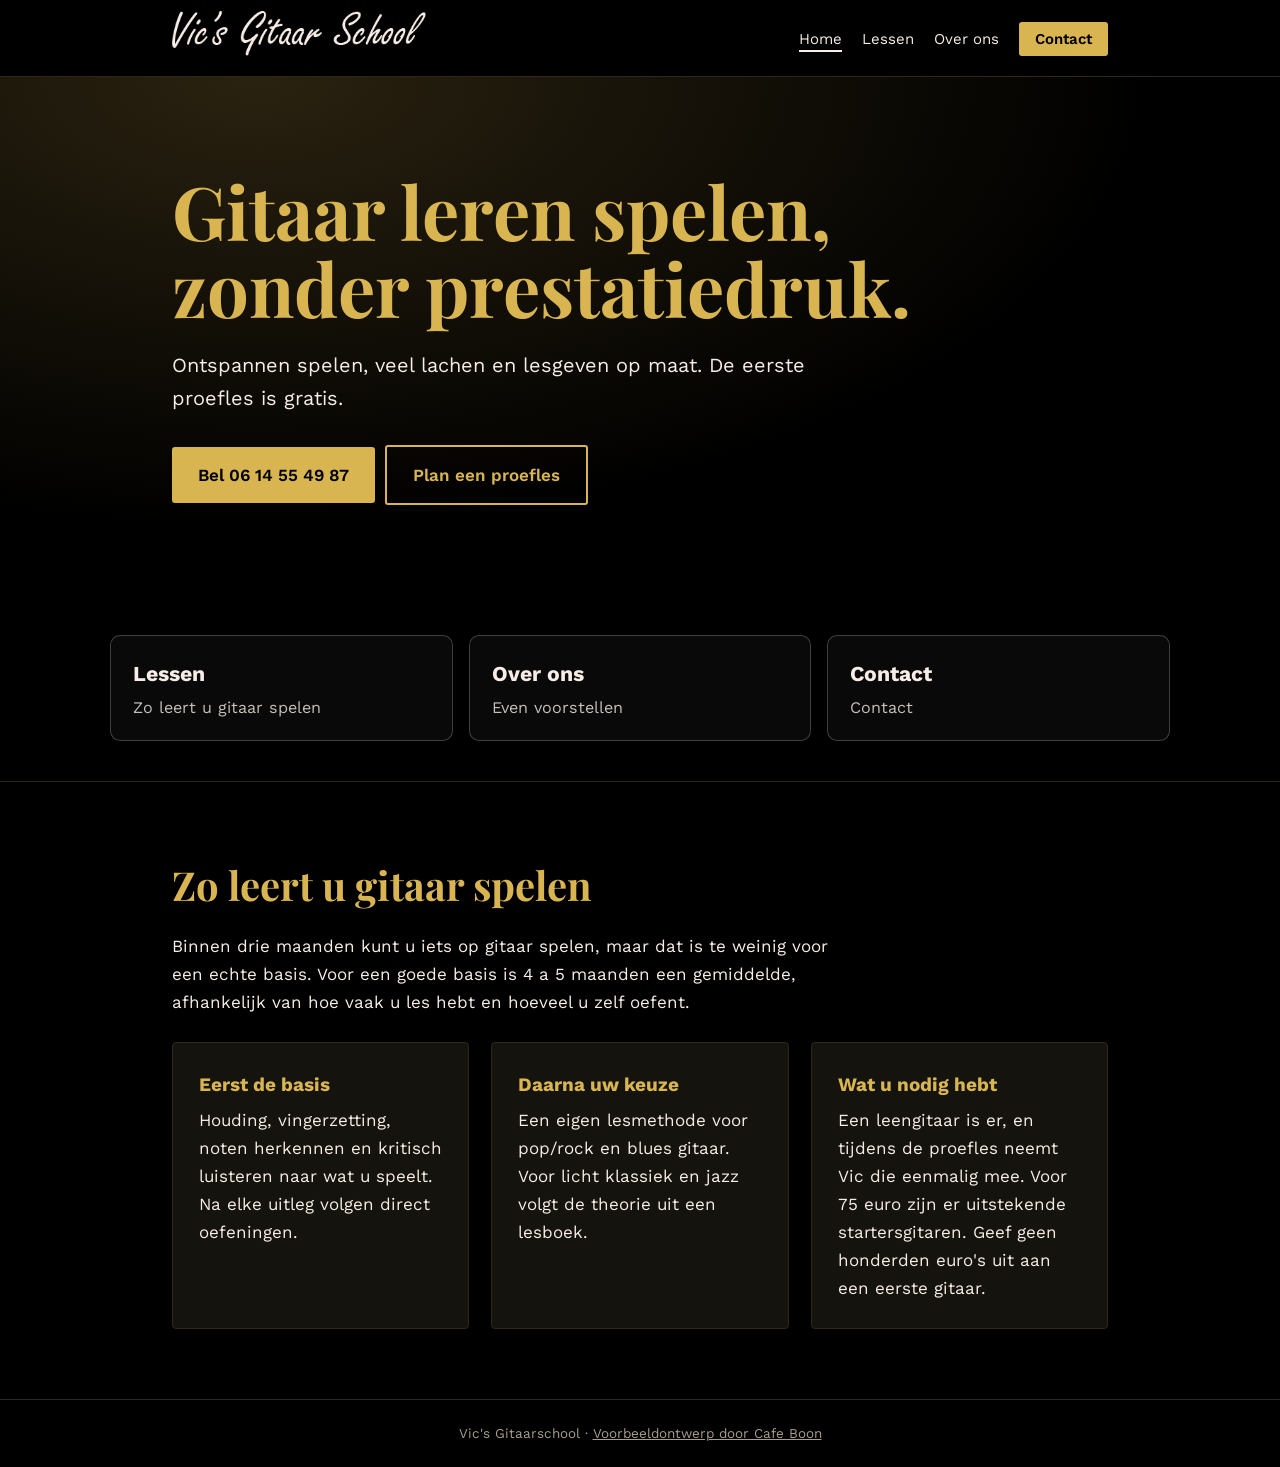
<file: index.html>
<!doctype html>
<html lang="nl">
<head>
<meta charset="utf-8">
<meta name="viewport" content="width=device-width,initial-scale=1">
<title>Vic's Gitaarschool | Gitaarles in Breda</title>
<meta name="description" content="Gitaarles op maat in Breda met Victor van den Bosch. Eerste proefles gratis, daarna 13,70 euro per 30 minuten. Ook workshops, CKV en live muziek op feesten.">
<meta name="robots" content="noindex">
<link rel="icon" type="image/png" href="images/favicon.png">
<meta property="og:title" content="Vic's Gitaarschool, Breda">
<meta property="og:description" content="Gitaarles op maat. De eerste proefles is gratis.">
<meta property="og:image" content="https://vicsgitaarschool.cafeboon.com/images/og.png">
<link rel="preconnect" href="https://fonts.googleapis.com"><link rel="preconnect" href="https://fonts.gstatic.com" crossorigin>
<link href="https://fonts.googleapis.com/css2?family=Playfair+Display:ital,wght@0,700;1,500&family=Work+Sans:wght@400;600&display=swap" rel="stylesheet">
<link rel="stylesheet" href="style.css">
</head>
<body>
<header><div class="wrap">
<a href="index.html"><img alt="Vic's Gitaar School" src="images/logo.png"/></a>
<nav><a aria-current="page" href="index.html">Home</a><a href="aanbod.html">Lessen</a><a href="over.html">Over ons</a><a class="cta" href="contact.html">Contact</a></nav>
</div></header>
<div aria-label="Pagina's" class="sn-bar" role="navigation"><a aria-current="page" class="sn-link" href="index.html">Home</a><a class="sn-link" href="aanbod.html">Lessen</a><a class="sn-link" href="over.html">Over ons</a><a class="sn-link" href="contact.html">Contact</a></div>
<div class="hero"><div class="wrap">
<h1>Gitaar leren spelen, zonder prestatiedruk.</h1>
<p>Ontspannen spelen, veel lachen en lesgeven op maat. De eerste proefles is gratis.</p>
<a class="btn" href="tel:0614554987">Bel 06 14 55 49 87</a><a class="btn o" href="mailto:vicsgitaarschool@gmail.com?subject=Proefles">Plan een proefles</a>
</div></div>
<div class="sn-cards"><a class="sn-card" href="aanbod.html"><strong>Lessen</strong><span>Zo leert u gitaar spelen</span></a><a class="sn-card" href="over.html"><strong>Over ons</strong><span>Even voorstellen</span></a><a class="sn-card" href="contact.html"><strong>Contact</strong><span>Contact</span></a></div>
<section><div class="wrap">
<h2>Zo leert u gitaar spelen</h2>
<p style="max-width:40em">Binnen drie maanden kunt u iets op gitaar spelen, maar dat is te weinig voor een echte basis. Voor een goede basis is 4 a 5 maanden een gemiddelde, afhankelijk van hoe vaak u les hebt en hoeveel u zelf oefent.</p>
<div class="grid">
<div class="card"><h3>Eerst de basis</h3><p>Houding, vingerzetting, noten herkennen en kritisch luisteren naar wat u speelt. Na elke uitleg volgen direct oefeningen.</p></div>
<div class="card"><h3>Daarna uw keuze</h3><p>Een eigen lesmethode voor pop/rock en blues gitaar. Voor licht klassiek en jazz volgt de theorie uit een lesboek.</p></div>
<div class="card"><h3>Wat u nodig hebt</h3><p>Een leengitaar is er, en tijdens de proefles neemt Vic die eenmalig mee. Voor 75 euro zijn er uitstekende startersgitaren. Geef geen honderden euro's uit aan een eerste gitaar.</p></div>
</div>
</div></section>
<footer>Vic's Gitaarschool · <a href="https://cafeboon.com">Voorbeeldontwerp door Cafe Boon</a></footer>
</body></html>
</file>
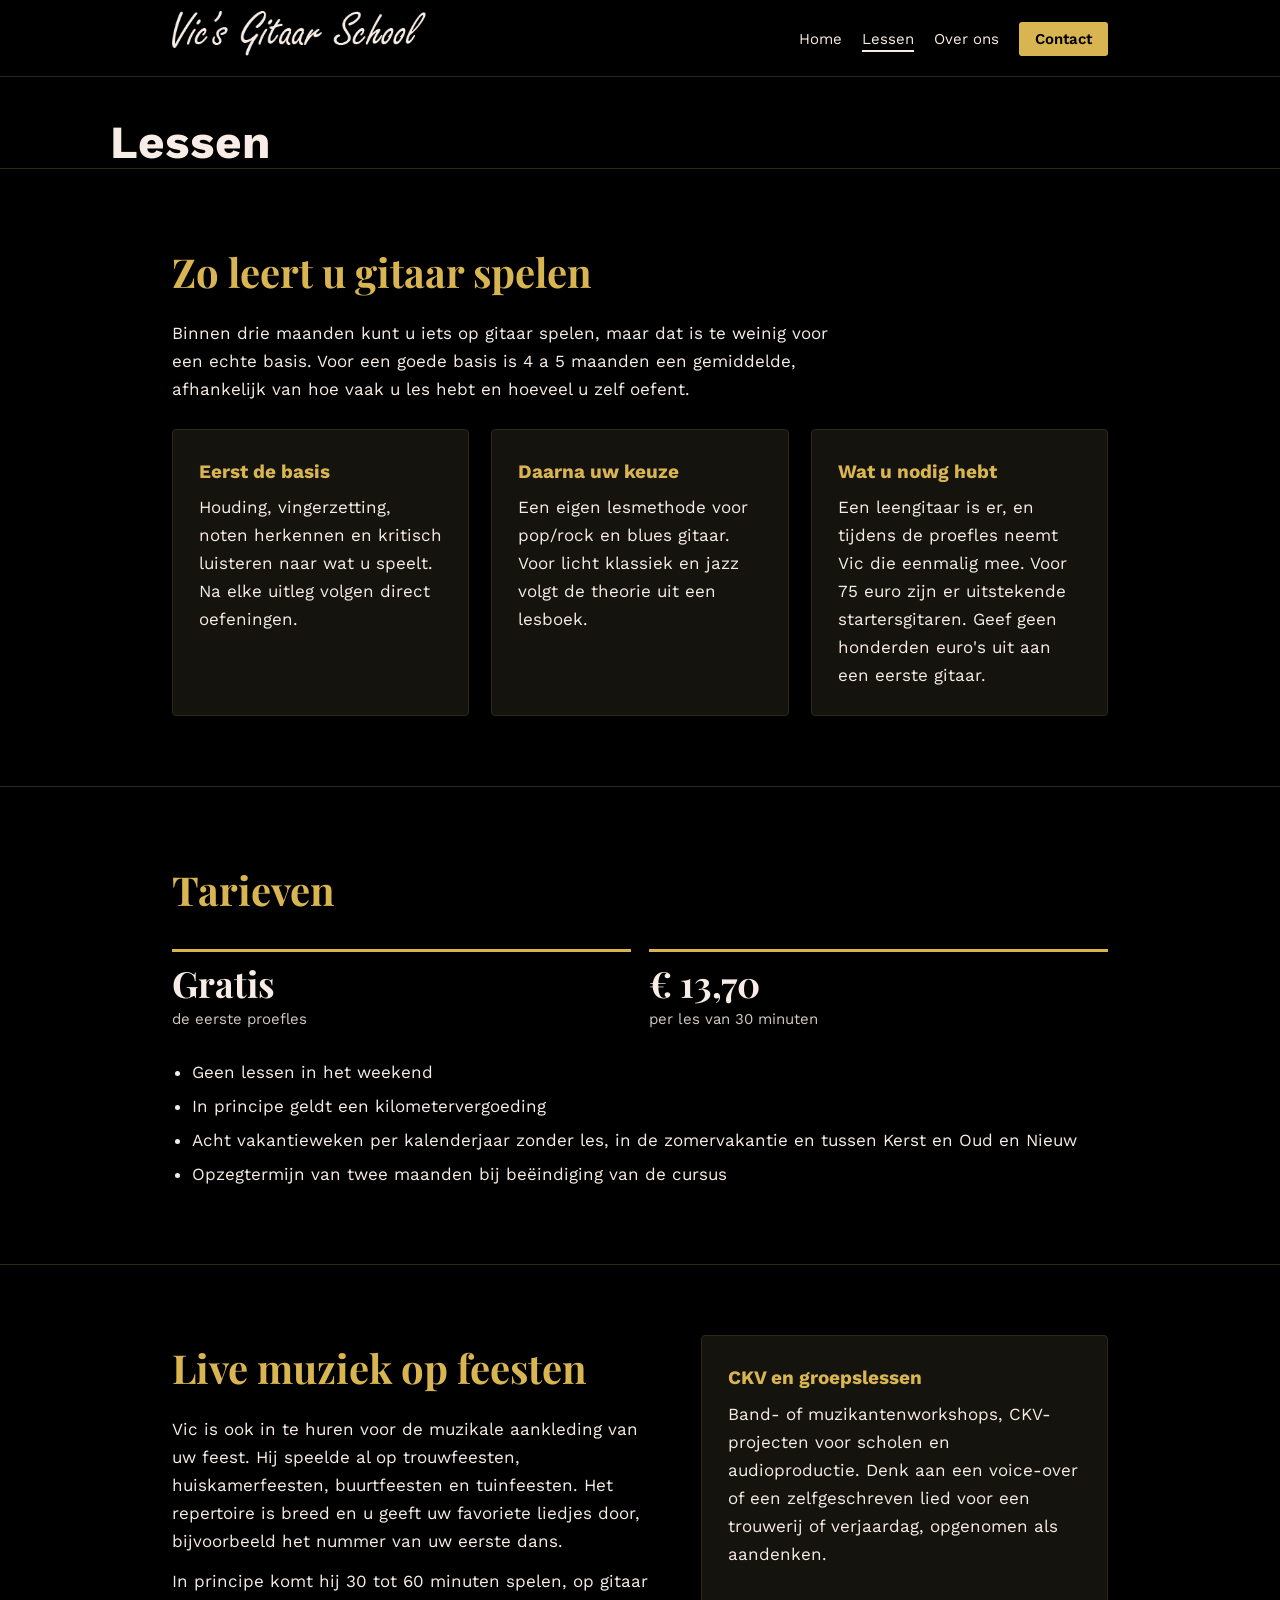
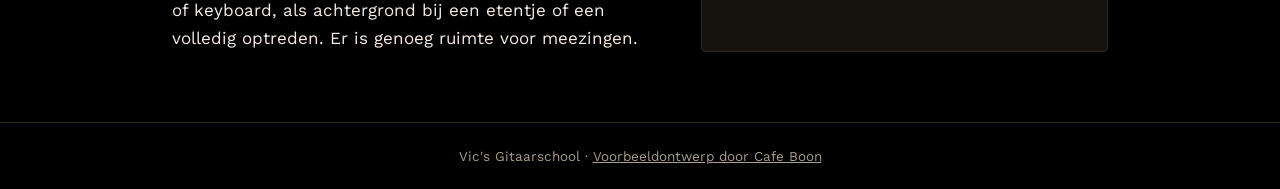
<file: aanbod.html>
<!doctype html>
<html lang="nl">
<head>
<meta charset="utf-8">
<meta name="viewport" content="width=device-width,initial-scale=1">
<title>Lessen | Vic's Gitaarschool</title>
<meta name="description" content="Gitaarles op maat in Breda met Victor van den Bosch. Eerste proefles gratis, daarna 13,70 euro per 30 minuten. Ook workshops, CKV en live muziek op feesten.">
<meta name="robots" content="noindex">
<link rel="icon" type="image/png" href="images/favicon.png">
<meta property="og:title" content="Vic's Gitaarschool, Breda">
<meta property="og:description" content="Gitaarles op maat. De eerste proefles is gratis.">
<meta property="og:image" content="https://vicsgitaarschool.cafeboon.com/images/og.png">
<link rel="preconnect" href="https://fonts.googleapis.com"><link rel="preconnect" href="https://fonts.gstatic.com" crossorigin>
<link href="https://fonts.googleapis.com/css2?family=Playfair+Display:ital,wght@0,700;1,500&family=Work+Sans:wght@400;600&display=swap" rel="stylesheet">
<link rel="stylesheet" href="style.css">
</head>
<body>
<header><div class="wrap">
<a href="index.html"><img alt="Vic's Gitaar School" src="images/logo.png"/></a>
<nav><a href="index.html">Home</a><a aria-current="page" href="aanbod.html">Lessen</a><a href="over.html">Over ons</a><a class="cta" href="contact.html">Contact</a></nav>
</div></header>
<div aria-label="Pagina's" class="sn-bar" role="navigation"><a class="sn-link" href="index.html">Home</a><a aria-current="page" class="sn-link" href="aanbod.html">Lessen</a><a class="sn-link" href="over.html">Over ons</a><a class="sn-link" href="contact.html">Contact</a></div>
<div class="sn-head"><h1>Lessen</h1></div>
<section><div class="wrap">
<h2>Zo leert u gitaar spelen</h2>
<p style="max-width:40em">Binnen drie maanden kunt u iets op gitaar spelen, maar dat is te weinig voor een echte basis. Voor een goede basis is 4 a 5 maanden een gemiddelde, afhankelijk van hoe vaak u les hebt en hoeveel u zelf oefent.</p>
<div class="grid">
<div class="card"><h3>Eerst de basis</h3><p>Houding, vingerzetting, noten herkennen en kritisch luisteren naar wat u speelt. Na elke uitleg volgen direct oefeningen.</p></div>
<div class="card"><h3>Daarna uw keuze</h3><p>Een eigen lesmethode voor pop/rock en blues gitaar. Voor licht klassiek en jazz volgt de theorie uit een lesboek.</p></div>
<div class="card"><h3>Wat u nodig hebt</h3><p>Een leengitaar is er, en tijdens de proefles neemt Vic die eenmalig mee. Voor 75 euro zijn er uitstekende startersgitaren. Geef geen honderden euro's uit aan een eerste gitaar.</p></div>
</div>
</div></section>
<section id="tarieven"><div class="wrap">
<h2>Tarieven</h2>
<div class="price">
<div><b>Gratis</b><span>de eerste proefles</span></div>
<div><b>€ 13,70</b><span>per les van 30 minuten</span></div>
</div>
<ul class="t">
<li>Geen lessen in het weekend</li>
<li>In principe geldt een kilometervergoeding</li>
<li>Acht vakantieweken per kalenderjaar zonder les, in de zomervakantie en tussen Kerst en Oud en Nieuw</li>
<li>Opzegtermijn van twee maanden bij beëindiging van de cursus</li>
</ul>
</div></section>
<section id="feesten"><div class="wrap two">
<div>
<h2>Live muziek op feesten</h2>
<p>Vic is ook in te huren voor de muzikale aankleding van uw feest. Hij speelde al op trouwfeesten, huiskamerfeesten, buurtfeesten en tuinfeesten. Het repertoire is breed en u geeft uw favoriete liedjes door, bijvoorbeeld het nummer van uw eerste dans.</p>
<p style="margin-top:12px">In principe komt hij 30 tot 60 minuten spelen, op gitaar of keyboard, als achtergrond bij een etentje of een volledig optreden. Er is genoeg ruimte voor meezingen.</p>
</div>
<div class="card"><h3>CKV en groepslessen</h3><p>Band- of muzikantenworkshops, CKV-projecten voor scholen en audioproductie. Denk aan een voice-over of een zelfgeschreven lied voor een trouwerij of verjaardag, opgenomen als aandenken.</p></div>
</div></section>
<footer>Vic's Gitaarschool · <a href="https://cafeboon.com">Voorbeeldontwerp door Cafe Boon</a></footer>
</body></html>
</file>
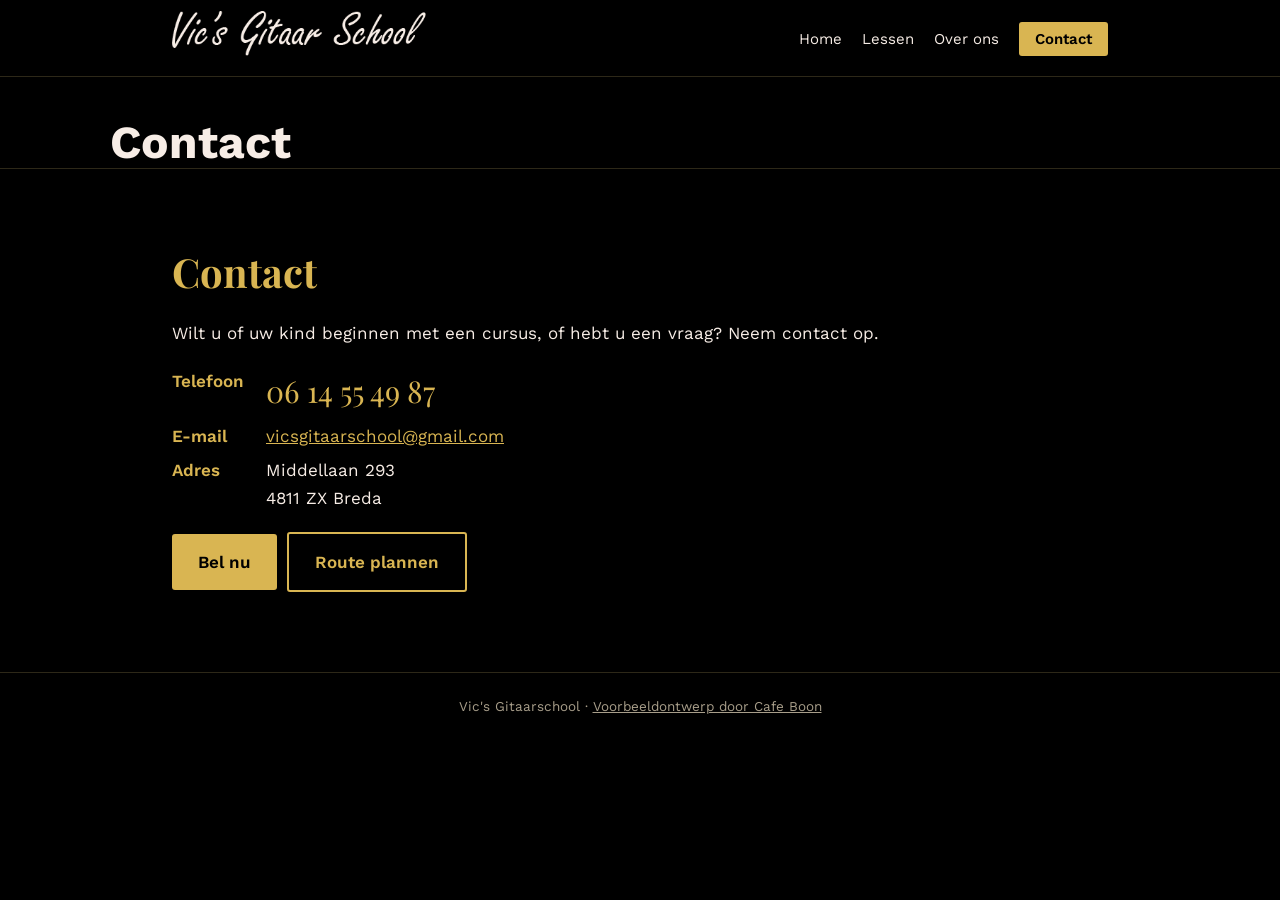
<file: contact.html>
<!doctype html>
<html lang="nl">
<head>
<meta charset="utf-8">
<meta name="viewport" content="width=device-width,initial-scale=1">
<title>Contact | Vic's Gitaarschool</title>
<meta name="description" content="Gitaarles op maat in Breda met Victor van den Bosch. Eerste proefles gratis, daarna 13,70 euro per 30 minuten. Ook workshops, CKV en live muziek op feesten.">
<meta name="robots" content="noindex">
<link rel="icon" type="image/png" href="images/favicon.png">
<meta property="og:title" content="Vic's Gitaarschool, Breda">
<meta property="og:description" content="Gitaarles op maat. De eerste proefles is gratis.">
<meta property="og:image" content="https://vicsgitaarschool.cafeboon.com/images/og.png">
<link rel="preconnect" href="https://fonts.googleapis.com"><link rel="preconnect" href="https://fonts.gstatic.com" crossorigin>
<link href="https://fonts.googleapis.com/css2?family=Playfair+Display:ital,wght@0,700;1,500&family=Work+Sans:wght@400;600&display=swap" rel="stylesheet">
<link rel="stylesheet" href="style.css">
</head>
<body>
<header><div class="wrap">
<a href="index.html"><img alt="Vic's Gitaar School" src="images/logo.png"/></a>
<nav><a href="index.html">Home</a><a href="aanbod.html">Lessen</a><a href="over.html">Over ons</a><a aria-current="page" class="cta" href="contact.html">Contact</a></nav>
</div></header>
<div aria-label="Pagina's" class="sn-bar" role="navigation"><a class="sn-link" href="index.html">Home</a><a class="sn-link" href="aanbod.html">Lessen</a><a class="sn-link" href="over.html">Over ons</a><a aria-current="page" class="sn-link" href="contact.html">Contact</a></div>
<div class="sn-head"><h1>Contact</h1></div>
<section class="contact" id="contact"><div class="wrap">
<h2>Contact</h2>
<p>Wilt u of uw kind beginnen met een cursus, of hebt u een vraag? Neem contact op.</p>
<dl>
<dt>Telefoon</dt><dd><a class="big" href="tel:0614554987">06 14 55 49 87</a></dd>
<dt>E-mail</dt><dd><a href="mailto:vicsgitaarschool@gmail.com">vicsgitaarschool@gmail.com</a></dd>
<dt>Adres</dt><dd>Middellaan 293<br/>4811 ZX Breda</dd>
</dl>
<a class="btn" href="tel:0614554987">Bel nu</a><a class="btn o" href="https://www.google.com/maps/dir/?api=1&amp;destination=Middellaan+293,+4811+ZX+Breda" rel="noopener">Route plannen</a>
</div></section>
<footer>Vic's Gitaarschool · <a href="https://cafeboon.com">Voorbeeldontwerp door Cafe Boon</a></footer>
</body></html>
</file>
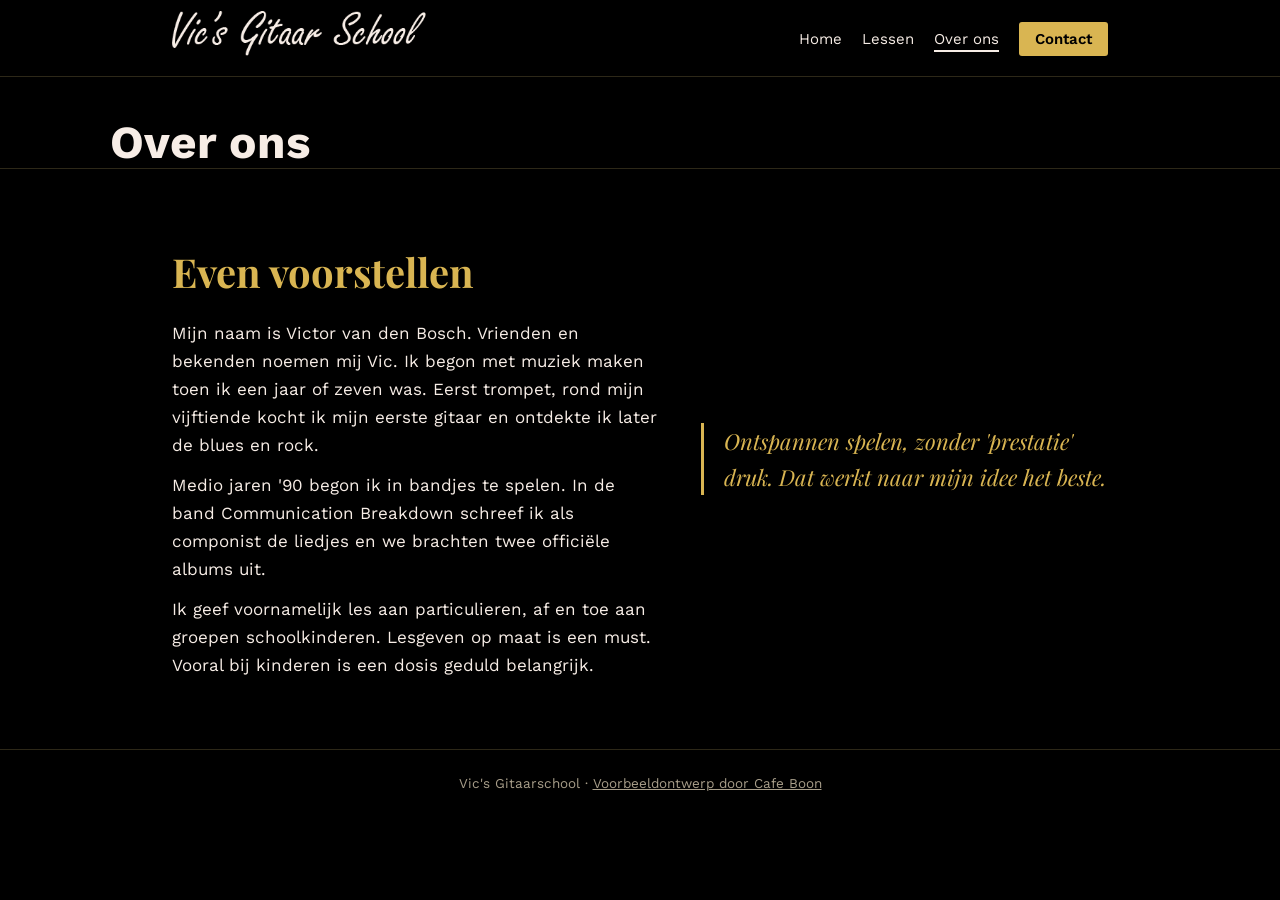
<file: over.html>
<!doctype html>
<html lang="nl">
<head>
<meta charset="utf-8">
<meta name="viewport" content="width=device-width,initial-scale=1">
<title>Over ons | Vic's Gitaarschool</title>
<meta name="description" content="Gitaarles op maat in Breda met Victor van den Bosch. Eerste proefles gratis, daarna 13,70 euro per 30 minuten. Ook workshops, CKV en live muziek op feesten.">
<meta name="robots" content="noindex">
<link rel="icon" type="image/png" href="images/favicon.png">
<meta property="og:title" content="Vic's Gitaarschool, Breda">
<meta property="og:description" content="Gitaarles op maat. De eerste proefles is gratis.">
<meta property="og:image" content="https://vicsgitaarschool.cafeboon.com/images/og.png">
<link rel="preconnect" href="https://fonts.googleapis.com"><link rel="preconnect" href="https://fonts.gstatic.com" crossorigin>
<link href="https://fonts.googleapis.com/css2?family=Playfair+Display:ital,wght@0,700;1,500&family=Work+Sans:wght@400;600&display=swap" rel="stylesheet">
<link rel="stylesheet" href="style.css">
</head>
<body>
<header><div class="wrap">
<a href="index.html"><img alt="Vic's Gitaar School" src="images/logo.png"/></a>
<nav><a href="index.html">Home</a><a href="aanbod.html">Lessen</a><a aria-current="page" href="over.html">Over ons</a><a class="cta" href="contact.html">Contact</a></nav>
</div></header>
<div aria-label="Pagina's" class="sn-bar" role="navigation"><a class="sn-link" href="index.html">Home</a><a class="sn-link" href="aanbod.html">Lessen</a><a aria-current="page" class="sn-link" href="over.html">Over ons</a><a class="sn-link" href="contact.html">Contact</a></div>
<div class="sn-head"><h1>Over ons</h1></div>
<section id="lessen"><div class="wrap two">
<div>
<h2>Even voorstellen</h2>
<p>Mijn naam is Victor van den Bosch. Vrienden en bekenden noemen mij Vic. Ik begon met muziek maken toen ik een jaar of zeven was. Eerst trompet, rond mijn vijftiende kocht ik mijn eerste gitaar en ontdekte ik later de blues en rock.</p>
<p style="margin-top:12px">Medio jaren '90 begon ik in bandjes te spelen. In de band Communication Breakdown schreef ik als componist de liedjes en we brachten twee officiële albums uit.</p>
<p style="margin-top:12px">Ik geef voornamelijk les aan particulieren, af en toe aan groepen schoolkinderen. Lesgeven op maat is een must. Vooral bij kinderen is een dosis geduld belangrijk.</p>
</div>
<div style="align-self:center"><p class="quote">Ontspannen spelen, zonder 'prestatie' druk. Dat werkt naar mijn idee het beste.</p></div>
</div></section>
<footer>Vic's Gitaarschool · <a href="https://cafeboon.com">Voorbeeldontwerp door Cafe Boon</a></footer>
</body></html>
</file>
<file: style.css>
:root{--gold:#d9b552;--cream:#f7ede6;--ink:#000;--soft:#15130e;--line:#2d2818}
*{box-sizing:border-box;margin:0}
html{scroll-behavior:smooth}
body{background:var(--ink);color:var(--cream);font-family:'Work Sans',Arial,sans-serif;line-height:1.65;font-size:17px}
a{color:var(--gold)}
.wrap{max-width:980px;margin:0 auto;padding:0 22px}
header{position:sticky;top:0;z-index:5;background:rgba(0,0,0,.94);border-bottom:1px solid var(--line)}
header .wrap{display:flex;justify-content:space-between;align-items:center;gap:14px;min-height:76px}
header img{height:46px;width:auto}
nav a{margin-left:20px;color:var(--cream);text-decoration:none;font-size:15px}
nav a:hover{color:var(--gold)}
nav .cta{color:#000;background:var(--gold);padding:8px 16px;border-radius:3px;font-weight:600}
.hero{padding:96px 0 80px;background:radial-gradient(ellipse at 20% 0,#2a2210 0,#000 62%)}
.hero h1{font-family:'Playfair Display',serif;font-weight:700;font-size:clamp(38px,7vw,74px);line-height:1.04;color:var(--gold);max-width:11em}
.hero p{max-width:34em;font-size:20px;margin:22px 0 30px}
.btn{display:inline-block;background:var(--gold);color:#000;font-weight:600;padding:14px 26px;border-radius:3px;text-decoration:none;margin:0 10px 10px 0}
.btn.o{background:transparent;color:var(--gold);border:2px solid var(--gold)}
section{padding:70px 0;border-top:1px solid var(--line)}
h2{font-family:'Playfair Display',serif;color:var(--gold);font-size:clamp(28px,4vw,40px);margin-bottom:14px}
h3{color:var(--gold);font-size:19px;margin-bottom:6px}
.grid{display:grid;grid-template-columns:repeat(auto-fit,minmax(260px,1fr));gap:22px;margin-top:26px}
.card{background:var(--soft);border:1px solid var(--line);padding:26px;border-radius:4px}
.price{display:grid;grid-template-columns:repeat(auto-fit,minmax(200px,1fr));gap:18px;margin:26px 0}
.price div{border-top:3px solid var(--gold);padding-top:12px}
.price b{display:block;font-family:'Playfair Display',serif;font-size:36px;color:var(--cream);line-height:1.1}
.price span{font-size:15px;opacity:.85}
ul.t{padding-left:20px}
ul.t li{margin-bottom:6px}
.two{display:grid;grid-template-columns:1.2fr 1fr;gap:40px}
.quote{font-family:'Playfair Display',serif;font-style:italic;font-size:22px;color:var(--gold);border-left:3px solid var(--gold);padding-left:20px}
footer{border-top:1px solid var(--line);padding:22px;text-align:center;font-size:13.5px;color:#a89e8a}
footer a{color:#a89e8a}
.contact dl{display:grid;grid-template-columns:auto 1fr;gap:6px 22px;margin:20px 0}
.contact dt{color:var(--gold);font-weight:600}
.contact a.big{font-family:'Playfair Display',serif;font-size:30px;text-decoration:none}
@media(max-width:760px){nav a:not(.cta){display:none}.two{grid-template-columns:1fr}.hero{padding:56px 0 48px}section{padding:46px 0}header img{height:38px}}
/* sitenav:start */
.sn-bar{display:none;gap:6px;overflow-x:auto;white-space:nowrap;-webkit-overflow-scrolling:touch;padding:8px 12px;background:inherit;color:inherit;font:inherit;line-height:1.2;border-bottom:1px solid rgba(128,128,128,.35);box-sizing:border-box;max-width:100%}
.sn-bar a.sn-link{flex:0 0 auto;padding:9px 15px;border-radius:999px;color:inherit;text-decoration:none;font-size:15px;font-weight:600;letter-spacing:0;text-transform:none;margin:0}
.sn-bar a.sn-link[aria-current="page"]{background:rgba(128,128,128,.2);box-shadow:inset 0 -2px 0 currentColor}
@media(max-width:760px){.sn-bar{display:flex}}
nav a[aria-current="page"]:not(.cta):not(.btn):not(.call){text-decoration:underline;text-underline-offset:6px;text-decoration-thickness:2px}
.sn-head{max-width:1100px;margin:0 auto;padding:40px 20px 0;box-sizing:border-box}
.sn-head h1{margin:0;color:inherit;font-size:clamp(30px,5vw,46px);line-height:1.1}
.sn-cards{max-width:1100px;margin:0 auto;padding:40px 20px;display:grid;grid-template-columns:repeat(auto-fit,minmax(230px,1fr));gap:16px;box-sizing:border-box}
.sn-card{display:block;padding:20px 22px;border:1px solid rgba(128,128,128,.45);border-radius:10px;background:rgba(128,128,128,.07);color:inherit;text-decoration:none;min-width:0}
.sn-card strong{display:block;font-size:1.25em;margin:0 0 6px;color:inherit}
.sn-card span{display:block;opacity:.8;font-size:.95em;line-height:1.4}
.sn-card:hover,.sn-card:focus-visible{border-color:currentColor}
/* sitenav:end */
</file>
